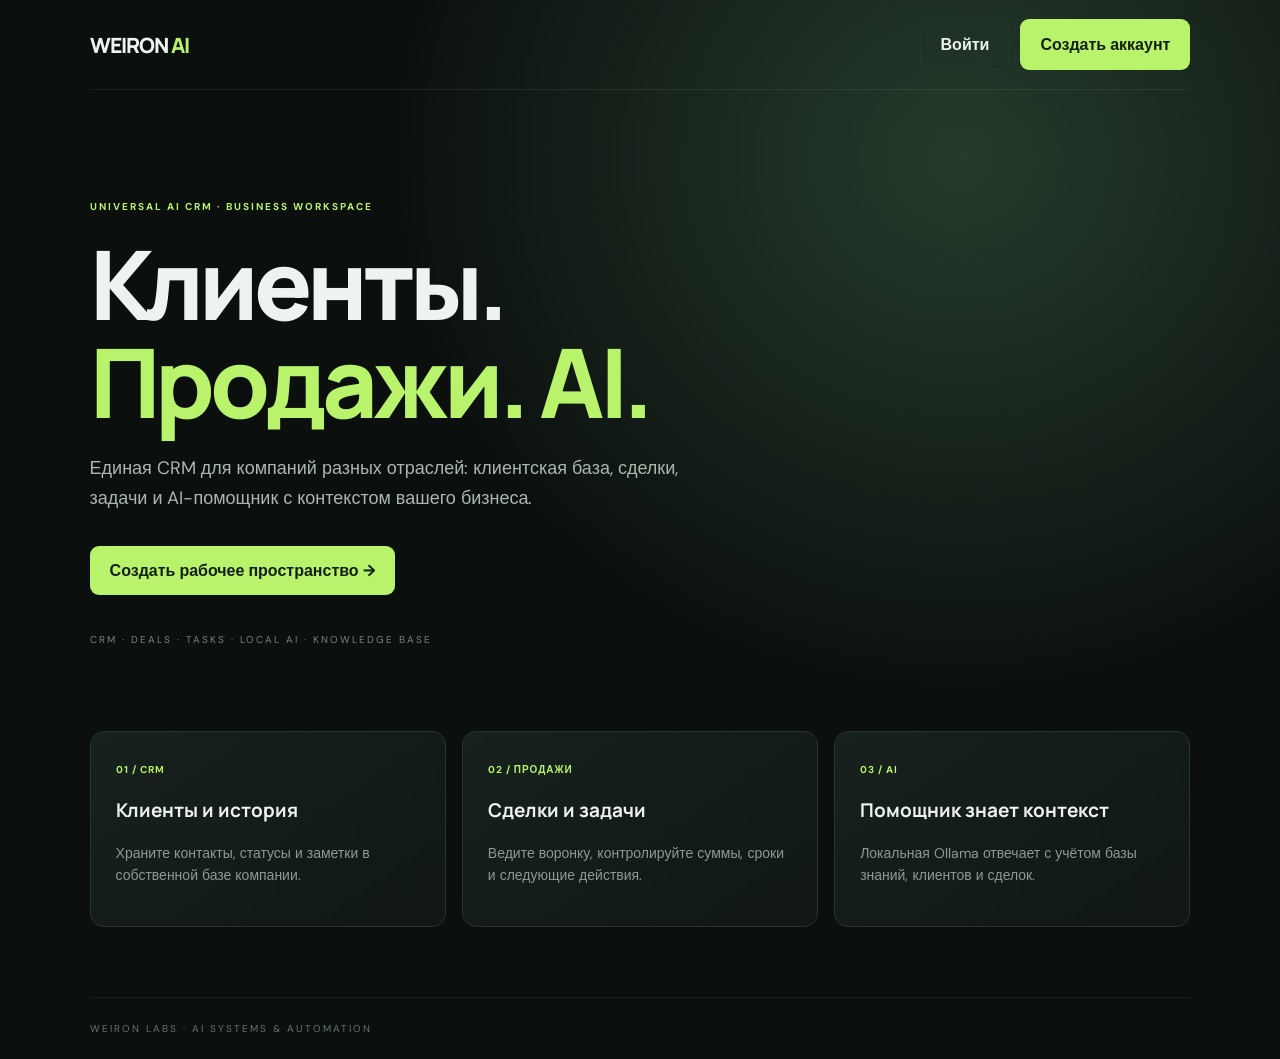
<file: templates/index.html>
<!doctype html><html lang="ru"><head><meta charset="utf-8"><meta name="viewport" content="width=device-width,initial-scale=1"><title>WEIRON AI BUSINESS</title><link rel="stylesheet" href="/static/style.css"></head><body class="landing"><nav class="top"><b>WEIRON<span> AI</span></b><div><a class="btn ghost" href="/login">Войти</a> <a class="btn" href="/register">Создать аккаунт</a></div></nav><main class="hero"><div class="eyebrow">UNIVERSAL AI CRM · BUSINESS WORKSPACE</div><h1>Клиенты.<br><em>Продажи. AI.</em></h1><p>Единая CRM для компаний разных отраслей: клиентская база, сделки, задачи и AI-помощник с контекстом вашего бизнеса.</p><a class="btn" href="/register">Создать рабочее пространство →</a><div class="hero-note">CRM · DEALS · TASKS · LOCAL AI · KNOWLEDGE BASE</div></main><section class="landing-grid"><article><b>01 / CRM</b><h3>Клиенты и история</h3><p>Храните контакты, статусы и заметки в собственной базе компании.</p></article><article><b>02 / ПРОДАЖИ</b><h3>Сделки и задачи</h3><p>Ведите воронку, контролируйте суммы, сроки и следующие действия.</p></article><article><b>03 / AI</b><h3>Помощник знает контекст</h3><p>Локальная Ollama отвечает с учётом базы знаний, клиентов и сделок.</p></article></section><footer>WEIRON LABS · AI SYSTEMS & AUTOMATION</footer></body></html>
</file>
<file: static/style.css>
@import url('https://fonts.googleapis.com/css2?family=DM+Sans:wght@400;500;600;700&family=Manrope:wght@400;500;600;700;800&display=swap');
:root{--bg:#0b100f;--panel:#121a17;--panel2:#17211d;--line:#26342d;--muted:#8c9b92;--text:#edf4ef;--lime:#b8f36b;--green:#5bd39a}
*{box-sizing:border-box}body{margin:0;background:var(--bg);color:var(--text);font-family:'DM Sans',sans-serif}a{color:inherit;text-decoration:none}
.brand,.top b{font:800 21px Manrope;letter-spacing:-1px}.brand span,.top span{color:var(--lime)}.landing{background:radial-gradient(ellipse at 75% 15%,#263b2b 0,transparent 42%),var(--bg);min-height:100vh;padding:0 7vw}.top{height:90px;display:flex;align-items:center;justify-content:space-between;border-bottom:1px solid #ffffff12}.top>div{display:flex;gap:10px}.hero{max-width:850px;padding:110px 0 85px}.eyebrow{font-size:10px;letter-spacing:2px;color:var(--lime);font-weight:700}.hero h1{font:800 clamp(54px,8vw,96px)/1.02 Manrope;letter-spacing:-5px;margin:22px 0}.hero h1 em{font-style:normal;color:var(--lime)}.hero p{color:#aab7ae;font-size:18px;line-height:1.7;max-width:620px;margin:0 0 32px}.btn{border:0;border-radius:9px;background:var(--lime);color:#14200f;padding:14px 20px;font-weight:800;display:inline-flex;align-items:center;gap:12px;cursor:pointer;font-family:inherit}.btn:hover{filter:brightness(1.08)}.btn.ghost{background:transparent;border:1px solid var(--line);color:var(--text)}.btn:disabled{opacity:.6;cursor:wait}.hero-note{margin-top:38px;color:#75867b;font-size:10px;letter-spacing:2px}.landing-grid{display:grid;grid-template-columns:repeat(3,1fr);gap:16px;padding-bottom:70px}.landing-grid article,.card{background:linear-gradient(145deg,#17211d,#101714);border:1px solid var(--line);border-radius:14px;padding:25px}.landing-grid b{font-size:10px;color:var(--lime);letter-spacing:1px}.landing-grid h3{font:700 19px Manrope}.landing-grid p{color:var(--muted);line-height:1.6;font-size:14px}footer{padding:24px 0;border-top:1px solid #ffffff12;color:#64736a;font-size:10px;letter-spacing:2px}
.login-page{min-height:100vh;display:grid;place-items:center;background:radial-gradient(ellipse at 50% 20%,#203524,transparent 55%),var(--bg);padding:20px}.login-card{width:min(440px,94vw);padding:38px;border:1px solid var(--line);border-radius:18px;background:#121a17;display:grid;gap:13px}.login-card h1{font:700 28px Manrope;margin:0}.login-card p,.login-card>a{color:var(--muted);font-size:13px}.login-card label,.field label{display:block;color:var(--muted);font-size:11px;margin:0 0 7px}
input,textarea,select{background:#0c1310;border:1px solid #304036;border-radius:8px;color:var(--text);padding:13px;font:14px 'DM Sans';width:100%;outline:none}input:focus,textarea:focus,select:focus{border-color:var(--lime)}textarea{min-height:100px;resize:vertical}.error{color:#ff9d9d;font-size:13px;white-space:pre-wrap}
.app-body{display:flex;min-height:100vh}.sidebar{width:250px;background:#0e1512;border-right:1px solid var(--line);padding:27px 16px;display:flex;flex-direction:column;flex-shrink:0}.sidebar .brand{padding:0 12px 38px}.side-label{font-size:9px;color:#68786e;letter-spacing:1.4px;padding:0 12px 13px}.nav{background:none;border:0;color:#a4b1a8;text-align:left;padding:13px 12px;border-radius:8px;display:flex;gap:12px;align-items:center;font:500 13px 'DM Sans';cursor:pointer;margin:2px 0}.nav:hover,.nav.active{background:#1c2a20;color:var(--lime)}.side-bottom{margin-top:auto}.profile{display:flex;gap:10px;align-items:center;padding:15px 8px;border-top:1px solid var(--line);font-size:12px;overflow-wrap:anywhere}.profile small{display:block;color:var(--muted);margin-top:4px}.avatar{width:34px;height:34px;border-radius:10px;background:#31452d;color:var(--lime);display:grid;place-items:center;font-weight:800;flex-shrink:0}.side-bottom>a{font-size:11px;color:#839187;padding:10px}.main{flex:1;min-width:0;padding:34px clamp(20px,4vw,58px);max-width:1600px;margin:auto}.app-header{display:flex;align-items:center;justify-content:space-between;border-bottom:1px solid var(--line);padding-bottom:24px;margin-bottom:28px}.app-header h1{font:700 29px Manrope;margin:7px 0 0}.header-right{display:flex;align-items:center;gap:10px;color:var(--muted);font-size:11px}.status-dot{display:inline-block;width:7px;height:7px;background:var(--green);border-radius:50%;margin-right:5px}.btn.small{padding:10px 13px;font-size:11px;margin-left:12px}.view{max-width:1200px}.section-head{display:flex;justify-content:space-between;align-items:center;margin:8px 0 18px;gap:12px}.section-head h2{font:700 18px Manrope;margin:0 0 5px}.muted{color:var(--muted);font-size:12px}.stats{display:grid;grid-template-columns:repeat(4,1fr);gap:14px;margin-bottom:22px}.stat{padding:20px;background:var(--panel);border:1px solid var(--line);border-radius:12px;min-width:0}.stat label{display:block;color:var(--muted);font-size:11px}.stat strong{font:700 27px Manrope;display:block;margin:12px 0 4px;overflow-wrap:anywhere}.stat small{color:#8c9b92;font-size:10px}.two-col{display:grid;grid-template-columns:1.5fr 1fr;gap:16px}.card{padding:20px;margin-bottom:12px}.card h3{font:700 14px Manrope;margin:0 0 18px}.table-wrap{overflow:auto}table{width:100%;border-collapse:collapse;font-size:12px;min-width:520px}th{text-align:left;color:#819087;font-weight:500;padding:12px 10px;border-bottom:1px solid var(--line)}td{padding:13px 10px;border-bottom:1px solid #ffffff0c;color:#d9e3dc;vertical-align:top}tr:last-child td{border:0}.pill{font-size:10px;padding:5px 8px;border-radius:20px;background:#29372e;color:#c5f49a;white-space:nowrap}.empty{padding:28px;text-align:center;color:var(--muted);font-size:13px}.action-list{display:grid;gap:10px}.toolbar{display:flex;gap:10px;margin-bottom:15px}.toolbar input{max-width:460px}.secondary,.danger{border:1px solid var(--line);background:#18221d;color:var(--text);padding:10px 13px;border-radius:8px;cursor:pointer;font:600 12px 'DM Sans';text-align:left}.danger{color:#ff9999}.form-grid{display:grid;grid-template-columns:1fr 1fr;gap:12px}.form-grid .wide{grid-column:1/-1}.field{margin-bottom:4px}.lead-row{display:grid;grid-template-columns:1.15fr 1fr 1fr 145px 70px;gap:10px;align-items:center;padding:13px 8px;border-bottom:1px solid #ffffff10;font-size:12px}.lead-row.head{color:var(--muted);font-size:10px}.lead-row select,td select{padding:8px;font-size:11px;min-width:110px}.lead-name b{display:block}.lead-name small{color:var(--muted);display:block;margin-top:4px;overflow-wrap:anywhere}.chat-layout{display:grid;grid-template-columns:1fr 1fr;gap:16px}.chat-output{background:#0b120f;border:1px solid var(--line);border-radius:10px;padding:18px;min-height:240px;white-space:pre-wrap;line-height:1.6;font-size:13px;color:#dce8df;overflow-wrap:anywhere}.knowledge-item{padding:15px 0;border-bottom:1px solid #ffffff12;display:flex;justify-content:space-between;gap:15px}.knowledge-item p{color:var(--muted);font-size:12px;white-space:pre-wrap}.toast{position:fixed;right:25px;bottom:25px;background:#d5ffad;color:#17220f;padding:12px 18px;border-radius:9px;font-size:12px;font-weight:700;opacity:0;transform:translateY(10px);transition:.2s;pointer-events:none;max-width:min(420px,90vw);z-index:100}.toast.show{opacity:1;transform:none}.loading{color:var(--muted);padding:40px}.danger-link{background:none;border:0;color:#f18c8c;cursor:pointer;font:inherit}.mini{font-size:10px;color:var(--muted)}
@media(max-width:1000px){.sidebar{width:215px}.stats{grid-template-columns:repeat(2,1fr)}.two-col,.chat-layout{grid-template-columns:1fr}}@media(max-width:700px){.app-body{display:block}.sidebar{width:100%;padding:14px;display:block}.sidebar .brand{padding:0 8px 12px}.side-label,.side-bottom{display:none}.sidebar{border-right:0;border-bottom:1px solid var(--line)}.sidebar .nav{display:inline-flex;padding:9px;font-size:11px}.main{padding:20px 14px}.header-right>span:not(.status-dot){display:none}.app-header h1{font-size:23px}.stats{gap:8px}.stat{padding:14px}.stat strong{font-size:22px}.landing{padding:0 6vw}.landing-grid{grid-template-columns:1fr}.hero{padding:75px 0}.hero h1{letter-spacing:-3px}.lead-row{grid-template-columns:1fr 1fr}.lead-row>*:nth-child(3),.lead-row>*:nth-child(4){display:none}.form-grid{grid-template-columns:1fr}.form-grid .wide{grid-column:auto}.top{gap:10px}.top>div{gap:5px}.top .btn{padding:10px;font-size:11px}}
</file>
